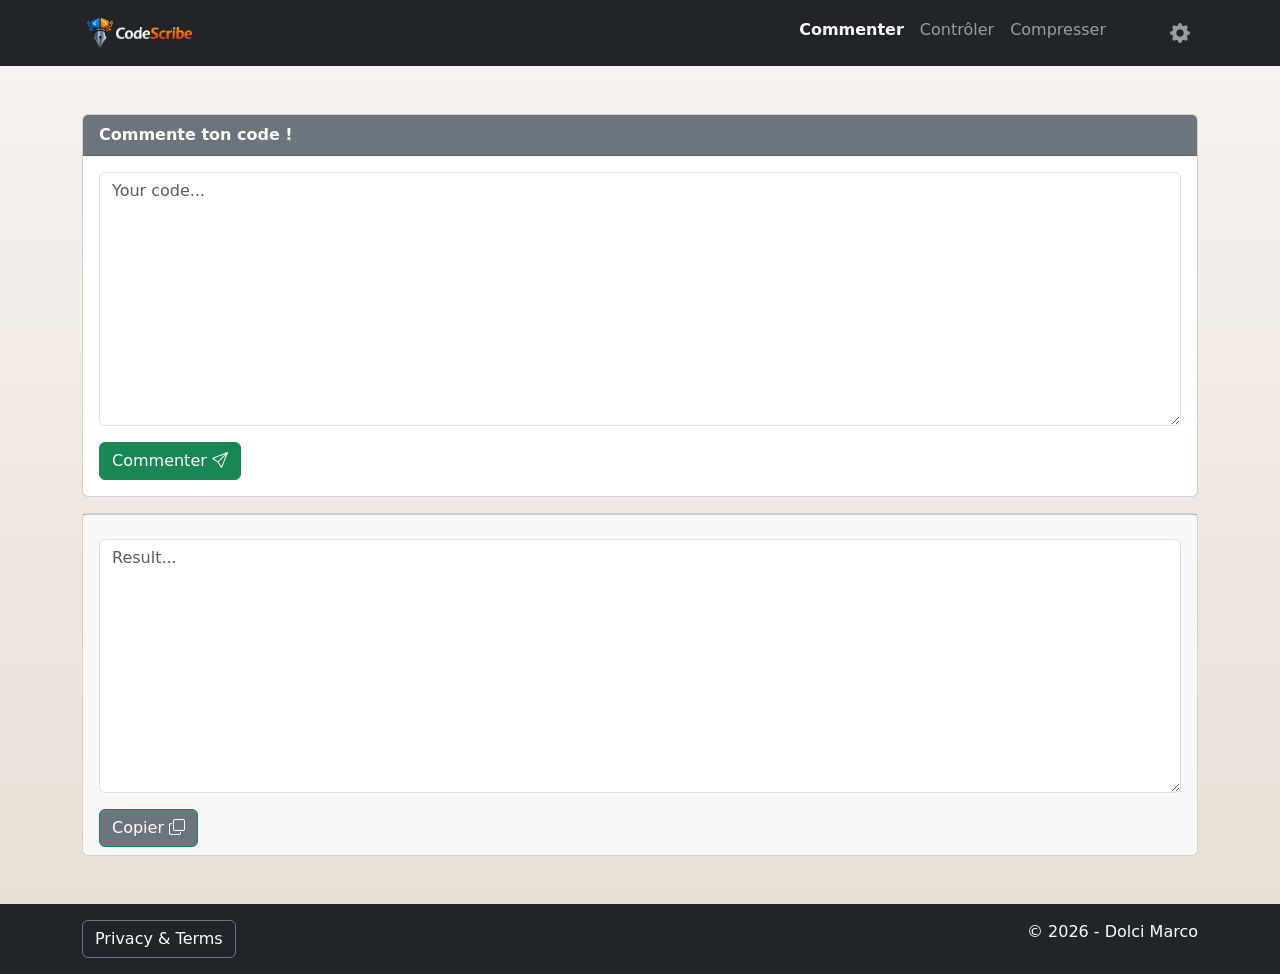
<file: index.html>
<!DOCTYPE html>
<html lang="fr">
<head>
    <meta charset="UTF-8">
    <meta name="viewport" content="width=device-width, initial-scale=1.0">
    <title>CodeScribe</title>
    <link rel="icon" type="image/png" href="img/mini_logo.png">
    <link
        href="https://cdn.jsdelivr.net/npm/bootstrap@5.3.8/dist/css/bootstrap.min.css"
        rel="stylesheet"
    >
    <link
        href="https://cdn.jsdelivr.net/npm/bootstrap-icons@1.11.3/font/bootstrap-icons.min.css"
        rel="stylesheet"
    >
    <link rel="stylesheet" href="css/style.css">
</head>
    <body class="d-flex flex-column min-vh-100"> <!-- d-flex pour display flex, flex-column pour une disposition en colonne, min-vh-100 pour une hauteur minimale de 100% de la fenêtre -->
        <main class="flex-grow-1 pb-5"> <!-- flex-grow-1 pour que le main prenne tout l'espace disponible entre la navbar et le footer -->
            <div class="container mt-5"> <!-- container pour une largeur limitée, mt-5 pour margin top -->
                <div class="card"> <!-- card pour une fenêtre avec bordure -->
                    <div class="card-header bg-secondary text-white d-flex justify-content-between align-items-center"> <!-- card-header pour l'en-tête de la fenêtre -->
                        <div>
                            <b>Commente ton code !</b>
                        </div>
                    </div>
                    <div class="card-body"> <!-- card-body pour le corps de la fenêtre -->
                        <textarea
                            class="form-control"
                            rows="10"
                            placeholder="Your code..."
                        ></textarea> <!-- form-control pour un champ de formulaire stylisé, rows pour le nombre de lignes, placeholder pour un texte d'indication -->
                                
                        <div class="d-flex justify-content-between align-items-center mt-2"> <!-- d-flex pour display flex, justify-content-between pour espacer les éléments, align-items-center pour aligner verticalement au centre, mt-2 pour margin top -->
                            <div class="text-end">
                                <button class="btn btn-success mt-2" type="submit"> Commenter <i class="bi bi-send"></i></button> <!-- btn-success pour un bouton vert, bi bi-send pour l'icône d'envoi, bi = bootstrap icons -->
                            </div>
                        </div>
                    </div>
                </div>
                <div class="card mt-3"> <!-- card pour une fenêtre avec bordure -->
                    <div class="card-footer text-muted"> <!-- card-footer pour le pied de page de la fenêtre, text-muted pour une écriture grise -->
                        <textarea
                            class="form-control mt-3"
                            rows="10"
                            placeholder="Result..."
                            readonly
                        ></textarea> <!-- form-control pour un champ de formulaire stylisé, rows pour le nombre de lignes, placeholder pour un texte d'indication -->
                                
                        <div class="d-flex justify-content-between align-items-center mt-2"> <!-- d-flex pour display flex, justify-content-between pour espacer les éléments, align-items-center pour aligner verticalement au centre, mt-2 pour margin top -->
                            <div class="text-end">
                                <button class="btn btn-success mt-2 bg-secondary" type="submit"> Copier <i class="bi bi-copy"></i></button> <!-- btn-success pour un bouton vert, bi bi-send pour l'icône d'envoi, bi = bootstrap icons -->
                            </div>
                        </div>
                    </div>
                </div> 
            </div>
        </main>
        <script src="js/layout.js"></script>
        <script src="https://cdn.jsdelivr.net/npm/bootstrap@5.3.8/dist/js/bootstrap.bundle.min.js"></script>
    </body>
</html>
</file>
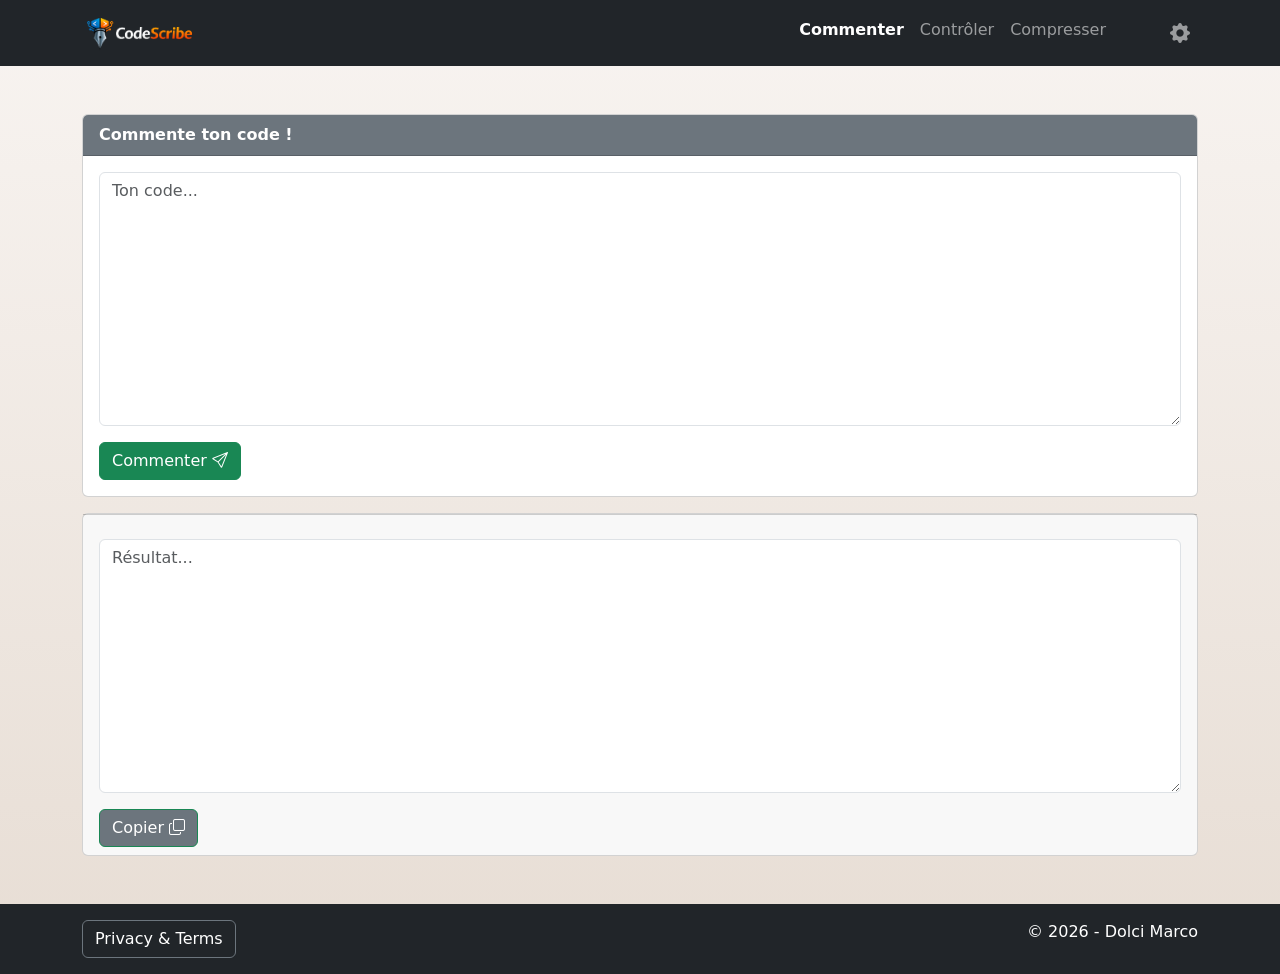
<file: frontend/index.html>
<!DOCTYPE html>
<html lang="fr">
<head>
    <meta charset="UTF-8">
    <meta name="viewport" content="width=device-width, initial-scale=1.0">
    <title>CodeScribe</title>
    <link rel="icon" type="image/png" href="img/mini_logo.png">
    <link
        href="https://cdn.jsdelivr.net/npm/bootstrap@5.3.8/dist/css/bootstrap.min.css"
        rel="stylesheet"
    >
    <link
        href="https://cdn.jsdelivr.net/npm/bootstrap-icons@1.11.3/font/bootstrap-icons.min.css"
        rel="stylesheet"
    >
    <link rel="stylesheet" href="css/style.css">
</head>
    <body class="d-flex flex-column min-vh-100"> <!-- d-flex pour display flex, flex-column pour une disposition en colonne, min-vh-100 pour une hauteur minimale de 100% de la fenêtre -->
        <main class="flex-grow-1 pb-5"> <!-- flex-grow-1 pour que le main prenne tout l'espace disponible entre la navbar et le footer -->
            <div class="container mt-5"> <!-- container pour une largeur limitée, mt-5 pour margin top -->
                <div class="card"> <!-- card pour une fenêtre avec bordure -->
                    <div class="card-header bg-secondary text-white d-flex justify-content-between align-items-center"> <!-- card-header pour l'en-tête de la fenêtre -->
                        <div>
                            <b>Commente ton code !</b>
                        </div>
                    </div>
                    <div class="card-body"> <!-- card-body pour le corps de la fenêtre -->
                        <textarea
                            id="code-input"
                            class="form-control"
                            rows="10"
                            placeholder="Ton code..."
                        ></textarea> <!-- form-control pour un champ de formulaire stylisé, rows pour le nombre de lignes, placeholder pour un texte d'indication -->
                                
                        <div class="d-flex justify-content-between align-items-center mt-2"> <!-- d-flex pour display flex, justify-content-between pour espacer les éléments, align-items-center pour aligner verticalement au centre, mt-2 pour margin top -->
                            <div class="text-end">
                                <button id="submit-btn" class="btn btn-success mt-2" type="submit"> Commenter <i class="bi bi-send"></i></button> <!-- btn-success pour un bouton vert, bi bi-send pour l'icône d'envoi, bi = bootstrap icons -->
                            </div>
                        </div>
                    </div>
                </div>
                <div class="card mt-3"> <!-- card pour une fenêtre avec bordure -->
                    <div class="card-footer text-muted"> <!-- card-footer pour le pied de page de la fenêtre, text-muted pour une écriture grise -->
                        <textarea
                            id="result-output"
                            class="form-control mt-3"
                            rows="10"
                            placeholder="Résultat..."
                            readonly
                        ></textarea> <!-- form-control pour un champ de formulaire stylisé, rows pour le nombre de lignes, placeholder pour un texte d'indication -->
                                
                        <div class="d-flex justify-content-between align-items-center mt-2"> <!-- d-flex pour display flex, justify-content-between pour espacer les éléments, align-items-center pour aligner verticalement au centre, mt-2 pour margin top -->
                            <div class="text-end">
                                <button id="copy-btn" class="btn btn-success mt-2 bg-secondary" type="button">
                                    Copier <i class="bi bi-copy"></i>
                                </button>
                            </div>
                        </div>
                    </div>
                </div> 
            </div>
        </main>
        <script src="js/layout.js"></script>
        <script src="https://cdn.jsdelivr.net/npm/bootstrap@5.3.8/dist/js/bootstrap.bundle.min.js"></script>
        <script src="js/api.js"></script>
        <script>
        document.getElementById("submit-btn").addEventListener("click", () => {
            callCodeScribe("comment");
        });
        document.getElementById("copy-btn").addEventListener("click", copyResult);
        </script>
    </body>
</html>
</file>
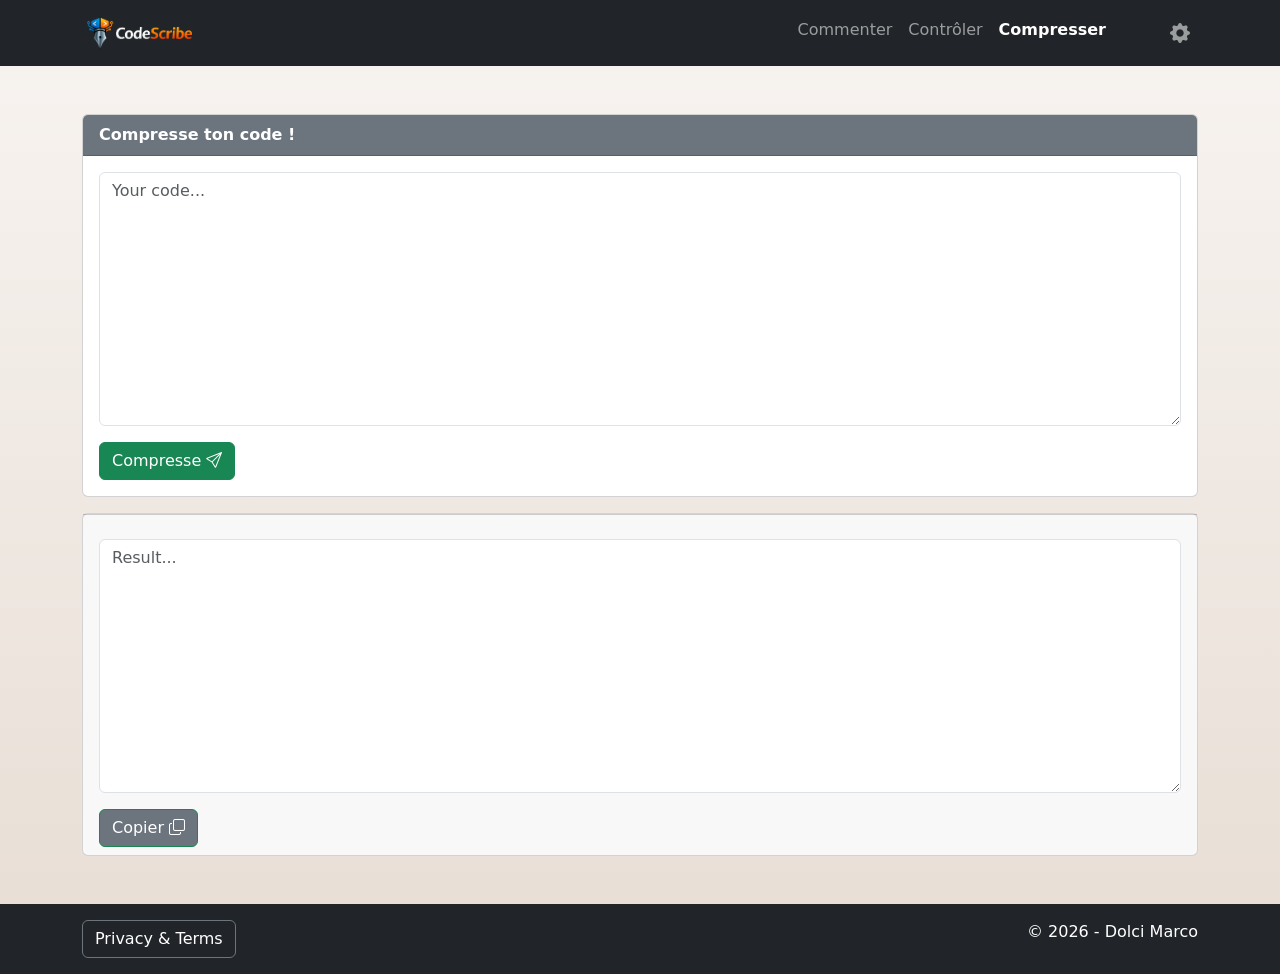
<file: compress.html>
<!DOCTYPE html>
<html lang="fr">
<head>
    <meta charset="UTF-8">
    <meta name="viewport" content="width=device-width, initial-scale=1.0">
    <title>CodeScribe</title>
    <link rel="icon" type="image/png" href="img/mini_logo.png">
    <link
        href="https://cdn.jsdelivr.net/npm/bootstrap@5.3.8/dist/css/bootstrap.min.css"
        rel="stylesheet"
    >
    <link
        href="https://cdn.jsdelivr.net/npm/bootstrap-icons@1.11.3/font/bootstrap-icons.min.css"
        rel="stylesheet"
    >
    <link rel="stylesheet" href="css/style.css">
</head>
    <body class="d-flex flex-column min-vh-100"> <!-- d-flex pour display flex, flex-column pour une disposition en colonne, min-vh-100 pour une hauteur minimale de 100% de la fenêtre -->
        <main class="flex-grow-1 pb-5"> <!-- flex-grow-1 pour que le main prenne tout l'espace disponible entre la navbar et le footer -->
            <div class="container mt-5"> <!-- container pour une largeur limitée, mt-5 pour margin top -->
                <div class="card"> <!-- card pour une fenêtre avec bordure -->
                    <div class="card-header bg-secondary text-white d-flex justify-content-between align-items-center"> <!-- card-header pour l'en-tête de la fenêtre -->
                        <div>
                            <b>Compresse ton code !</b>
                        </div>
                    </div>
                    <div class="card-body"> <!-- card-body pour le corps de la fenêtre -->
                        <textarea
                            class="form-control"
                            rows="10"
                            placeholder="Your code..."
                        ></textarea> <!-- form-control pour un champ de formulaire stylisé, rows pour le nombre de lignes, placeholder pour un texte d'indication -->
                                
                        <div class="d-flex justify-content-between align-items-center mt-2"> <!-- d-flex pour display flex, justify-content-between pour espacer les éléments, align-items-center pour aligner verticalement au centre, mt-2 pour margin top -->
                            <div class="text-end">
                                <button class="btn btn-success mt-2" type="submit"> Compresse <i class="bi bi-send"></i></button> <!-- btn-success pour un bouton vert, bi bi-send pour l'icône d'envoi, bi = bootstrap icons -->
                            </div>
                        </div>
                    </div>
                </div> 
                <div class="card mt-3"> <!-- card pour une fenêtre avec bordure -->
                    <div class="card-footer text-muted"> <!-- card-footer pour le pied de page de la fenêtre, text-muted pour une écriture grise -->
                        <textarea
                            class="form-control mt-3"
                            rows="10"
                            placeholder="Result..."
                            readonly
                        ></textarea> <!-- form-control pour un champ de formulaire stylisé, rows pour le nombre de lignes, placeholder pour un texte d'indication -->
                                
                        <div class="d-flex justify-content-between align-items-center mt-2"> <!-- d-flex pour display flex, justify-content-between pour espacer les éléments, align-items-center pour aligner verticalement au centre, mt-2 pour margin top -->
                            <div class="text-end">
                                <button class="btn btn-success mt-2 bg-secondary" type="submit"> Copier <i class="bi bi-copy"></i></button> <!-- btn-success pour un bouton vert, bi bi-send pour l'icône d'envoi, bi = bootstrap icons -->
                            </div>
                        </div>
                    </div>
                </div> 
            </div>
        </main>
        <script src="js/layout.js"></script>
        <script src="https://cdn.jsdelivr.net/npm/bootstrap@5.3.8/dist/js/bootstrap.bundle.min.js"></script>
    </body>
</html>
</file>
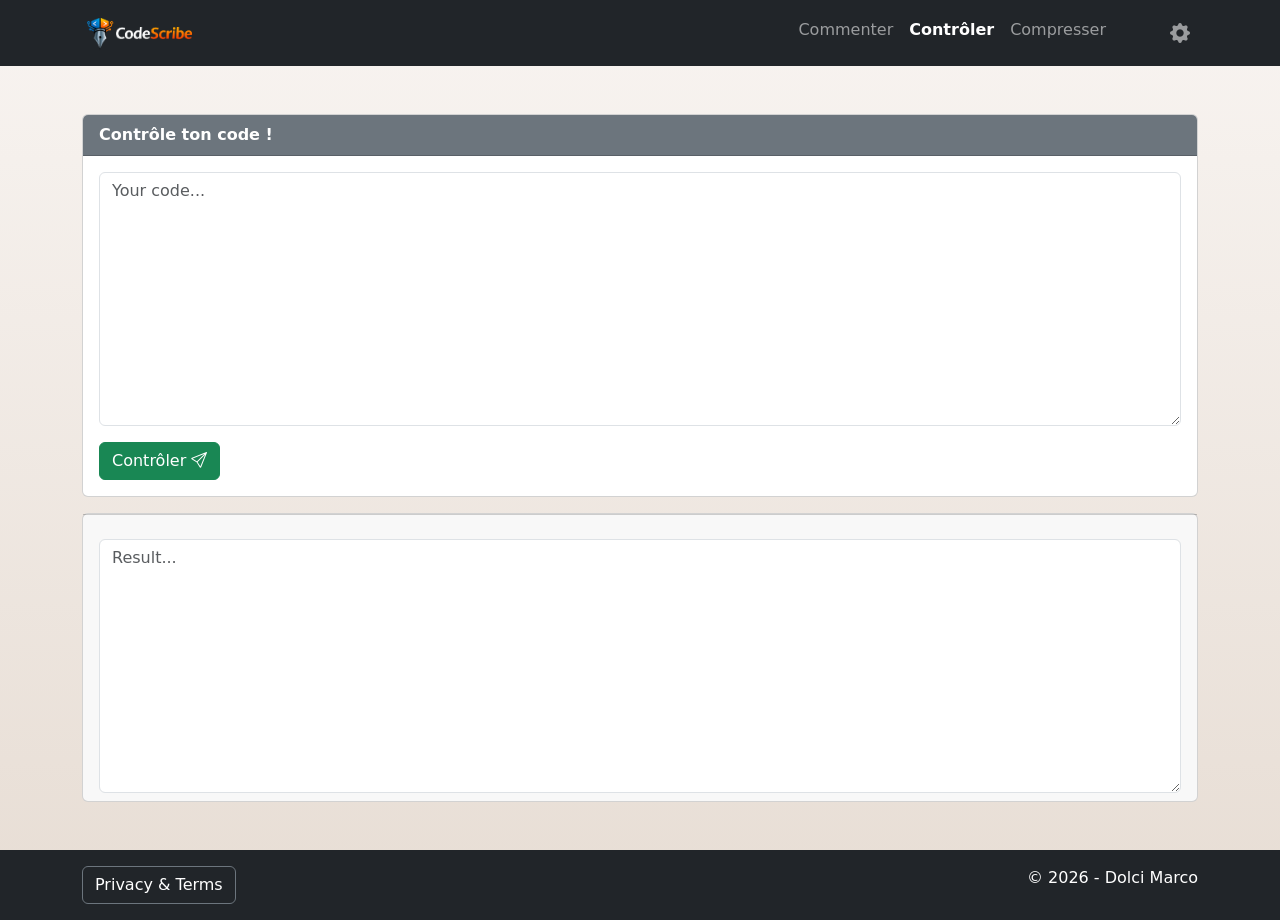
<file: control.html>
<!DOCTYPE html>
<html lang="fr">
<head>
    <meta charset="UTF-8">
    <meta name="viewport" content="width=device-width, initial-scale=1.0">
    <title>CodeScribe</title>
    <link rel="icon" type="image/png" href="img/mini_logo.png">
    <link
        href="https://cdn.jsdelivr.net/npm/bootstrap@5.3.8/dist/css/bootstrap.min.css"
        rel="stylesheet"
    >
    <link
        href="https://cdn.jsdelivr.net/npm/bootstrap-icons@1.11.3/font/bootstrap-icons.min.css"
        rel="stylesheet"
    >
    <link rel="stylesheet" href="css/style.css">
</head>
    <body class="d-flex flex-column min-vh-100"> <!-- d-flex pour display flex, flex-column pour une disposition en colonne, min-vh-100 pour une hauteur minimale de 100% de la fenêtre -->
        <main class="flex-grow-1 pb-5"> <!-- flex-grow-1 pour que le main prenne tout l'espace disponible entre la navbar et le footer -->
            <div class="container mt-5"> <!-- container pour une largeur limitée, mt-5 pour margin top -->
                <div class="card"> <!-- card pour une fenêtre avec bordure -->
                    <div class="card-header bg-secondary text-white d-flex justify-content-between align-items-center"> <!-- card-header pour l'en-tête de la fenêtre -->
                        <div>
                            <b>Contrôle ton code !</b>
                        </div>
                    </div>
                    <div class="card-body"> <!-- card-body pour le corps de la fenêtre -->
                        <textarea
                            class="form-control"
                            rows="10"
                            placeholder="Your code..."
                        ></textarea> <!-- form-control pour un champ de formulaire stylisé, rows pour le nombre de lignes, placeholder pour un texte d'indication -->
                                
                        <div class="d-flex justify-content-between align-items-center mt-2"> <!-- d-flex pour display flex, justify-content-between pour espacer les éléments, align-items-center pour aligner verticalement au centre, mt-2 pour margin top -->
                            <div class="text-end">
                                <button class="btn btn-success mt-2" type="submit"> Contrôler <i class="bi bi-send"></i></button> <!-- btn-success pour un bouton vert, bi bi-send pour l'icône d'envoi, bi = bootstrap icons -->
                            </div>
                        </div>
                    </div>
                </div> 
                <div class="card mt-3"> <!-- card pour une fenêtre avec bordure -->
                    <div class="card-footer text-muted"> <!-- card-footer pour le pied de page de la fenêtre, text-muted pour une écriture grise -->
                        <textarea
                            class="form-control mt-3"
                            rows="10"
                            placeholder="Result..."
                            readonly
                        ></textarea> <!-- form-control pour un champ de formulaire stylisé, rows pour le nombre de lignes, placeholder pour un texte d'indication -->
                    </div>
                </div> 
            </div>
        </main>
        <script src="js/layout.js"></script>
        <script src="https://cdn.jsdelivr.net/npm/bootstrap@5.3.8/dist/js/bootstrap.bundle.min.js"></script>
    </body>
</html>
</file>
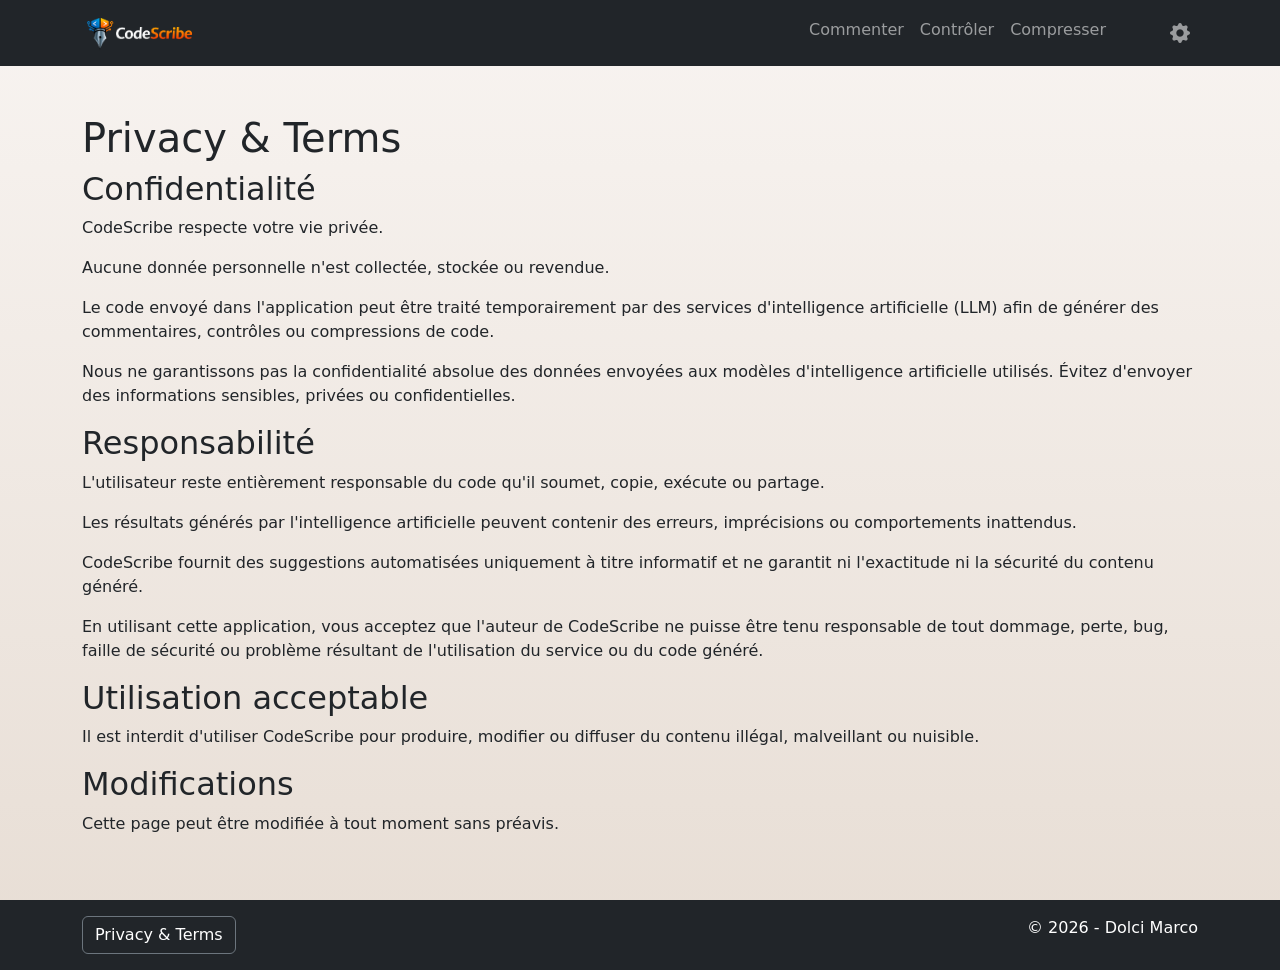
<file: privacy.html>
<!DOCTYPE html>
<html lang="fr">
<head>
    <meta charset="UTF-8">
    <meta name="viewport" content="width=device-width, initial-scale=1.0">
    <title>CodeScribe</title>
    <link rel="icon" type="image/png" href="img/mini_logo.png">
    <link
        href="https://cdn.jsdelivr.net/npm/bootstrap@5.3.8/dist/css/bootstrap.min.css"
        rel="stylesheet"
    >
    <link
        href="https://cdn.jsdelivr.net/npm/bootstrap-icons@1.11.3/font/bootstrap-icons.min.css"
        rel="stylesheet"
    >
    <link rel="stylesheet" href="css/style.css">
</head>
    <body class="d-flex flex-column min-vh-100"> <!-- d-flex pour display flex, flex-column pour une disposition en colonne, min-vh-100 pour une hauteur minimale de 100% de la fenêtre -->
        <main class="flex-grow-1 pb-5"> <!-- flex-grow-1 pour que le main prenne tout l'espace disponible entre la navbar et le footer -->
            <div class="container mt-5"> <!-- container pour une largeur limitée, mt-5 pour margin top -->
                <h1>Privacy & Terms</h1>
                <h2>Confidentialité</h2>
                <p>
                    CodeScribe respecte votre vie privée.
                </p>
                <p>
                    Aucune donnée personnelle n'est collectée, stockée ou revendue.
                </p>
                <p>
                    Le code envoyé dans l'application peut être traité temporairement
                    par des services d'intelligence artificielle (LLM) afin de générer
                    des commentaires, contrôles ou compressions de code.
                </p>
                <p>
                    Nous ne garantissons pas la confidentialité absolue des données
                    envoyées aux modèles d'intelligence artificielle utilisés.
                    Évitez d'envoyer des informations sensibles, privées ou confidentielles.
                </p>
                <h2>Responsabilité</h2>
                <p>
                    L'utilisateur reste entièrement responsable du code qu'il soumet,
                    copie, exécute ou partage.
                </p>
                <p>
                    Les résultats générés par l'intelligence artificielle peuvent contenir
                    des erreurs, imprécisions ou comportements inattendus.
                </p>
                <p>
                    CodeScribe fournit des suggestions automatisées uniquement à titre
                    informatif et ne garantit ni l'exactitude ni la sécurité du contenu généré.
                </p>
                <p>
                    En utilisant cette application, vous acceptez que l'auteur de CodeScribe
                    ne puisse être tenu responsable de tout dommage, perte, bug,
                    faille de sécurité ou problème résultant de l'utilisation du service
                    ou du code généré.
                </p>
                <h2>Utilisation acceptable</h2>
                <p>
                    Il est interdit d'utiliser CodeScribe pour produire, modifier ou diffuser
                    du contenu illégal, malveillant ou nuisible.
                </p>
                <h2>Modifications</h2>
                <p>
                    Cette page peut être modifiée à tout moment sans préavis.
                </p>
            </div>
        </main>
        <script src="js/layout.js"></script>
        <script src="https://cdn.jsdelivr.net/npm/bootstrap@5.3.8/dist/js/bootstrap.bundle.min.js"></script>
    </body>
</html>
</file>
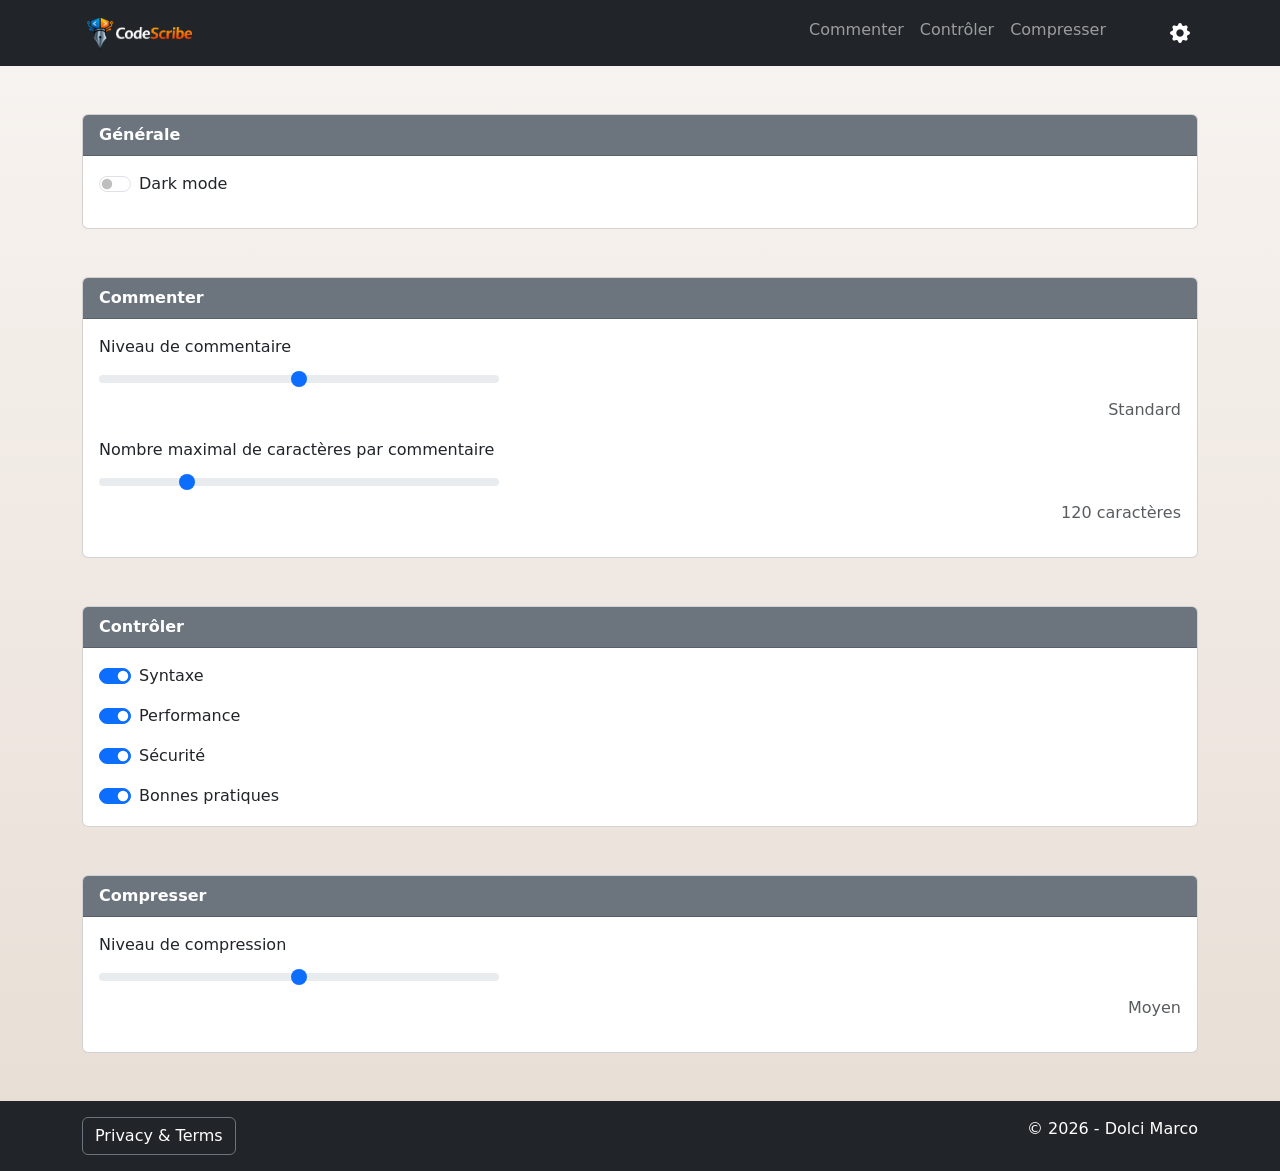
<file: settings.html>
<!DOCTYPE html>
<html lang="fr">
<head>
    <meta charset="UTF-8">
    <meta name="viewport" content="width=device-width, initial-scale=1.0">
    <title>CodeScribe</title>
    <link rel="icon" type="image/png" href="img/mini_logo.png">
    <link
        href="https://cdn.jsdelivr.net/npm/bootstrap@5.3.8/dist/css/bootstrap.min.css"
        rel="stylesheet"
    >
    <link
        href="https://cdn.jsdelivr.net/npm/bootstrap-icons@1.11.3/font/bootstrap-icons.min.css"
        rel="stylesheet"
    >
    <link rel="stylesheet" href="css/style.css">
</head>
    <body class="d-flex flex-column min-vh-100"> <!-- d-flex pour display flex, flex-column pour une disposition en colonne, min-vh-100 pour une hauteur minimale de 100% de la fenêtre -->
        <main class="flex-grow-1 pb-5"> <!-- flex-grow-1 pour que le main prenne tout l'espace disponible entre la navbar et le footer -->
            <div class="container mt-5"> <!-- container pour une largeur limitée, mt-5 pour margin top -->
                <div class="card"> <!-- card pour une fenêtre avec bordure -->
                    <div class="card-header bg-secondary text-white d-flex justify-content-between align-items-center"> <!-- card-header pour l'en-tête de la fenêtre -->
                        <div>
                            <b>Générale</b>
                        </div>
                    </div>
                    <div class="card-body"> <!-- card-body pour le corps de la fenêtre -->
                        <div class="form-check form-switch mb-3">
                            <input
                                class="form-check-input setting-toggle"
                                type="checkbox"
                                id="darkModeToggle"
                            >
                            <label class="form-check-label" for="darkModeToggle">
                                Dark mode
                            </label>
                        </div>
                    </div>
                </div> 
            </div>
            
            <div class="container mt-5"> <!-- container pour une largeur limitée, mt-5 pour margin top -->
                <div class="card"> <!-- card pour une fenêtre avec bordure -->
                    <div class="card-header bg-secondary text-white d-flex justify-content-between align-items-center"> <!-- card-header pour l'en-tête de la fenêtre -->
                        <div>
                            <b>Commenter</b>
                        </div>
                    </div>
                    <div class="card-body"> <!-- card-body pour le corps de la fenêtre -->
                        <div class="mb-3">  
                            <label class="form-label">
                                Niveau de commentaire
                            </label>
                            <div style="max-width: 400px;">
                                <input
                                    type="range"
                                    class="form-range"
                                    min="1"
                                    max="3"
                                    value="2"
                                    id="commentLevel"
                                    oninput="updateCommentLabel(this.value)"
                                >
                            </div>
                            <div class="text-end text-muted">
                                <span id="commentLevelValue">Standard</span>
                            </div>
                        </div>

                        <div class="mb-3">
                            <label class="form-label">
                                Nombre maximal de caractères par commentaire
                            </label>
                            <div style="max-width: 400px;">
                                <input
                                    type="range"
                                    class="form-range"
                                    min="20"
                                    max="500"
                                    value="120"
                                    id="commentSize"
                                    oninput="commentSizeValue.innerText = this.value"
                                    id="commentSize"
                                >
                            </div>
                            <div class="text-end text-muted">
                                <span id="commentSizeValue">120</span> caractères
                            </div>
                        </div>
                    </div>
                </div> 
            </div>
            <div class="container mt-5"> <!-- container pour une largeur limitée, mt-5 pour margin top -->
                <div class="card"> <!-- card pour une fenêtre avec bordure -->
                    <div class="card-header bg-secondary text-white d-flex justify-content-between align-items-center"> <!-- card-header pour l'en-tête de la fenêtre -->
                        <div>
                            <b>Contrôler</b>
                        </div>
                    </div>
                    <div class="card-body"> <!-- card-body pour le corps de la fenêtre -->
                        <div class="form-check form-switch mb-3">
                            <input
                                class="form-check-input setting-toggle"
                                type="checkbox"
                                id="checkSyntax"
                                checked
                            >
                            <label class="form-check-label" for="checkSyntax">
                                Syntaxe
                            </label>
                        </div>

                        <div class="form-check form-switch mb-3">
                            <input
                                class="form-check-input setting-toggle"
                                type="checkbox"
                                id="checkPerformance"
                                checked
                            >
                            <label class="form-check-label" for="checkPerformance">
                                Performance
                            </label>
                        </div>

                        <div class="form-check form-switch mb-3">
                            <input
                                class="form-check-input setting-toggle"
                                type="checkbox"
                                id="checkSecurity"
                                checked
                            >
                            <label class="form-check-label" for="checkSecurity">
                                Sécurité
                            </label>
                        </div>

                        <div class="form-check form-switch">
                            <input
                                class="form-check-input setting-toggle"
                                type="checkbox"
                                id="checkBestPractices"
                                checked
                            >
                            <label class="form-check-label" for="checkBestPractices">
                                Bonnes pratiques
                            </label>
                        </div>
                    </div>
                </div> 
            </div>
            <div class="container mt-5"> <!-- container pour une largeur limitée, mt-5 pour margin top -->
                <div class="card"> <!-- card pour une fenêtre avec bordure -->
                    <div class="card-header bg-secondary text-white d-flex justify-content-between align-items-center"> <!-- card-header pour l'en-tête de la fenêtre -->
                        <div>
                            <b>Compresser</b>
                        </div>
                    </div>
                    <div class="card-body"> <!-- card-body pour le corps de la fenêtre -->
                        <div class="mb-3">
                            <label class="form-label">
                                Niveau de compression
                            </label>
                            <div style="max-width: 400px;">
                                <input
                                    type="range"
                                    class="form-range"
                                    min="1"
                                    max="3"
                                    value="2"
                                    id="compressionLevel"
                                    oninput="updateCompressionLabel(this.value)"
                                >
                            </div>
                            <div class="text-end text-muted">
                                <span id="compressionLevelValue">Moyen</span>
                            </div>
                        </div>
                    </div>
                </div> 
            </div>
        </main>
        <script src="js/layout.js"></script>
        <script src="js/settings.js"></script>
        <script src="https://cdn.jsdelivr.net/npm/bootstrap@5.3.8/dist/js/bootstrap.bundle.min.js"></script>
    </body>
</html>
</file>
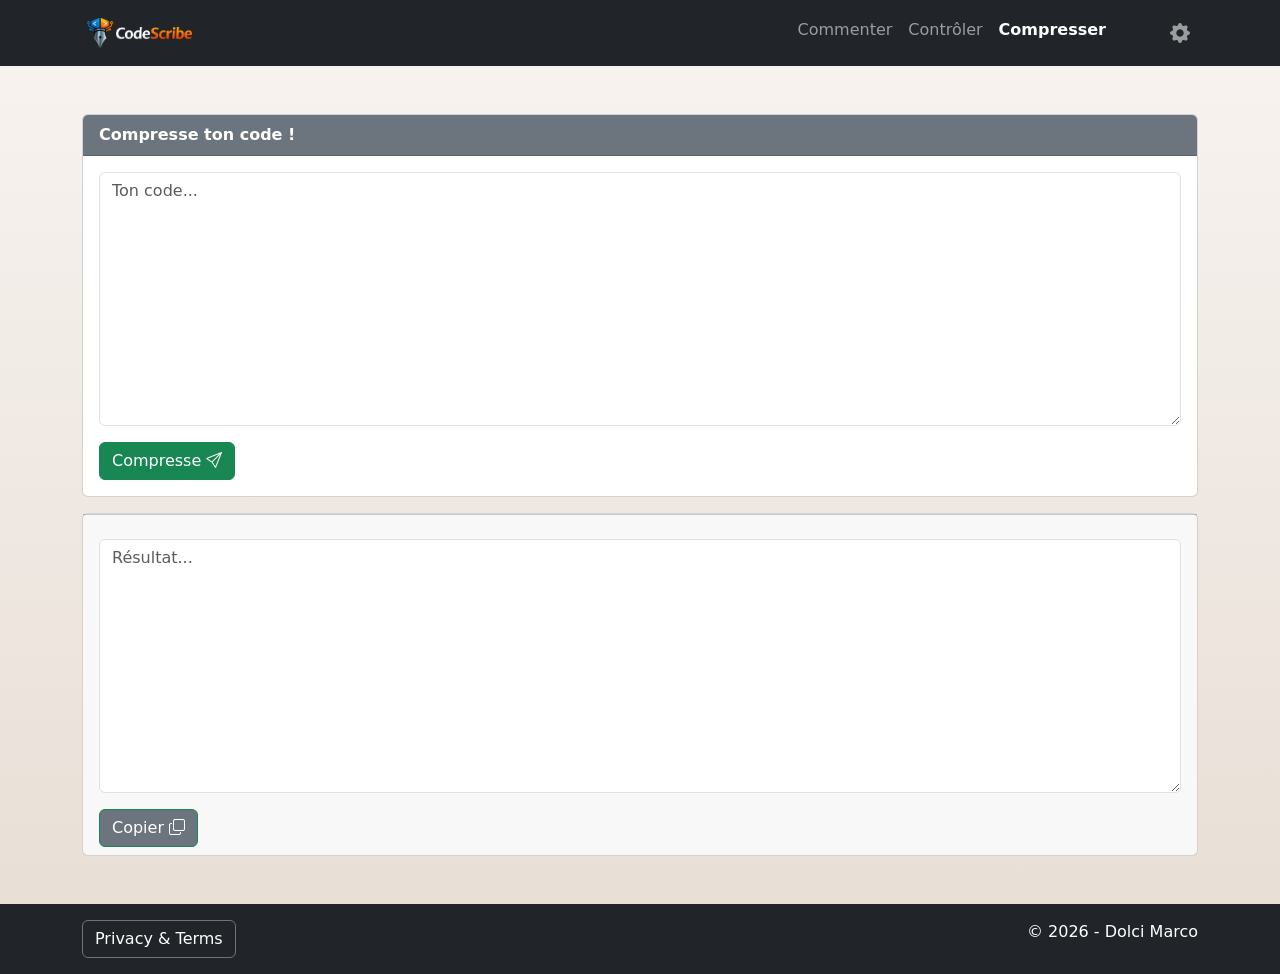
<file: frontend/compress.html>
<!DOCTYPE html>
<html lang="fr">
<head>
    <meta charset="UTF-8">
    <meta name="viewport" content="width=device-width, initial-scale=1.0">
    <title>CodeScribe</title>
    <link rel="icon" type="image/png" href="img/mini_logo.png">
    <link
        href="https://cdn.jsdelivr.net/npm/bootstrap@5.3.8/dist/css/bootstrap.min.css"
        rel="stylesheet"
    >
    <link
        href="https://cdn.jsdelivr.net/npm/bootstrap-icons@1.11.3/font/bootstrap-icons.min.css"
        rel="stylesheet"
    >
    <link rel="stylesheet" href="css/style.css">
</head>
    <body class="d-flex flex-column min-vh-100"> <!-- d-flex pour display flex, flex-column pour une disposition en colonne, min-vh-100 pour une hauteur minimale de 100% de la fenêtre -->
        <main class="flex-grow-1 pb-5"> <!-- flex-grow-1 pour que le main prenne tout l'espace disponible entre la navbar et le footer -->
            <div class="container mt-5"> <!-- container pour une largeur limitée, mt-5 pour margin top -->
                <div class="card"> <!-- card pour une fenêtre avec bordure -->
                    <div class="card-header bg-secondary text-white d-flex justify-content-between align-items-center"> <!-- card-header pour l'en-tête de la fenêtre -->
                        <div>
                            <b>Compresse ton code !</b>
                        </div>
                    </div>
                    <div class="card-body"> <!-- card-body pour le corps de la fenêtre -->
                        <textarea
                            id="code-input"
                            class="form-control"
                            rows="10"
                            placeholder="Ton code..."
                        ></textarea> <!-- form-control pour un champ de formulaire stylisé, rows pour le nombre de lignes, placeholder pour un texte d'indication -->
                                
                        <div class="d-flex justify-content-between align-items-center mt-2"> <!-- d-flex pour display flex, justify-content-between pour espacer les éléments, align-items-center pour aligner verticalement au centre, mt-2 pour margin top -->
                            <div class="text-end">
                                <button id="submit-btn" class="btn btn-success mt-2" type="submit"> Compresse <i class="bi bi-send"></i></button> <!-- btn-success pour un bouton vert, bi bi-send pour l'icône d'envoi, bi = bootstrap icons -->
                            </div>
                        </div>
                    </div>
                </div> 
                <div class="card mt-3"> <!-- card pour une fenêtre avec bordure -->
                    <div class="card-footer text-muted"> <!-- card-footer pour le pied de page de la fenêtre, text-muted pour une écriture grise -->
                        <textarea
                            id="result-output"
                            class="form-control mt-3"
                            rows="10"
                            placeholder="Résultat..."
                            readonly
                        ></textarea> <!-- form-control pour un champ de formulaire stylisé, rows pour le nombre de lignes, placeholder pour un texte d'indication -->
                                
                        <div class="d-flex justify-content-between align-items-center mt-2"> <!-- d-flex pour display flex, justify-content-between pour espacer les éléments, align-items-center pour aligner verticalement au centre, mt-2 pour margin top -->
                            <div class="text-end">
                                <button id="copy-btn" class="btn btn-success mt-2 bg-secondary" type="button">
                                    Copier <i class="bi bi-copy"></i>
                                </button>
                            </div>
                        </div>
                    </div>
                </div> 
            </div>
        </main>
        <script src="js/layout.js"></script>
        <script src="https://cdn.jsdelivr.net/npm/bootstrap@5.3.8/dist/js/bootstrap.bundle.min.js"></script>
        <script src="js/api.js"></script>
        <script>
        document.getElementById("submit-btn").addEventListener("click", () => {
            callCodeScribe("compress");
        });
        document.getElementById("copy-btn").addEventListener("click", copyResult);
        </script>
    </body>
</html>
</file>
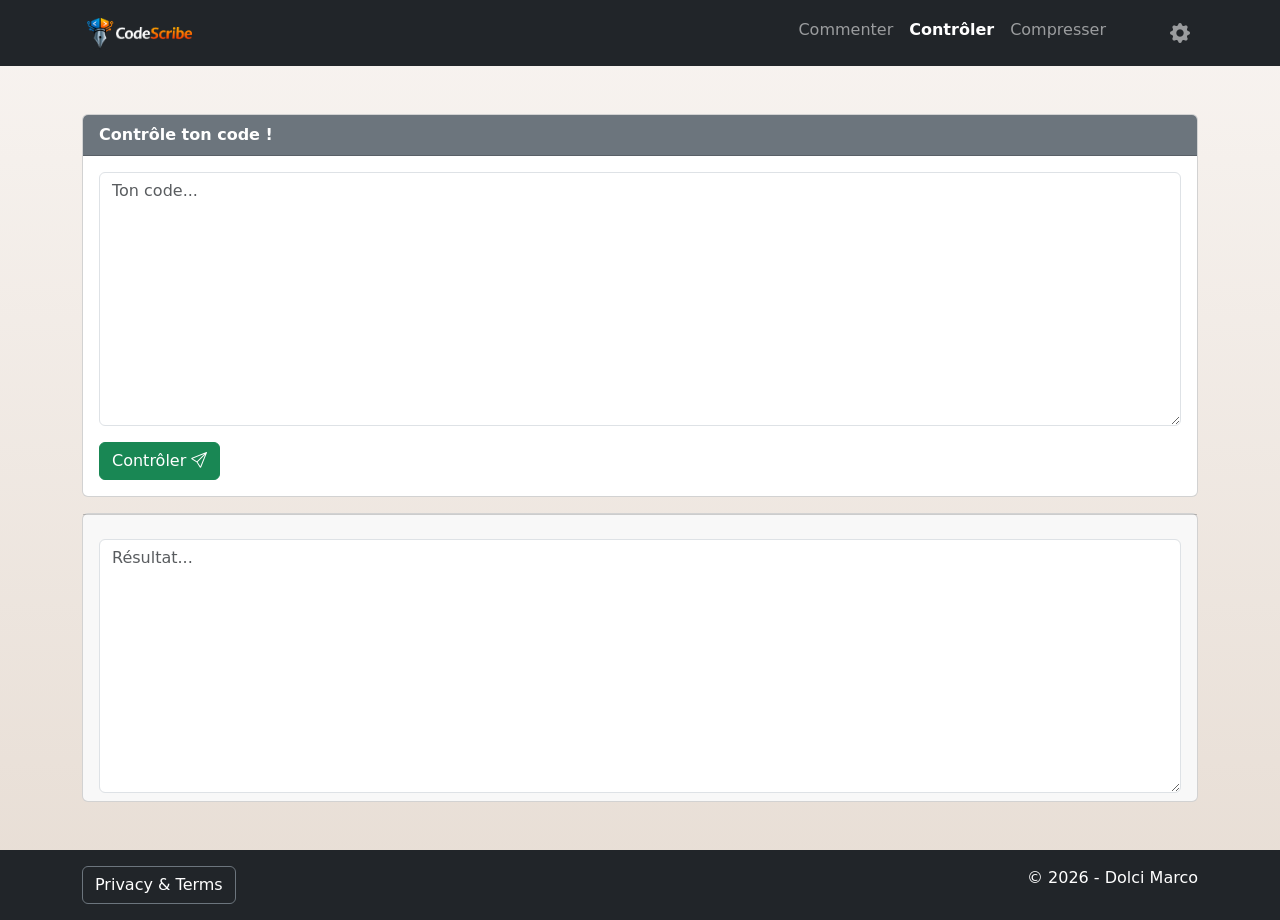
<file: frontend/control.html>
<!DOCTYPE html>
<html lang="fr">
<head>
    <meta charset="UTF-8">
    <meta name="viewport" content="width=device-width, initial-scale=1.0">
    <title>CodeScribe</title>
    <link rel="icon" type="image/png" href="img/mini_logo.png">
    <link
        href="https://cdn.jsdelivr.net/npm/bootstrap@5.3.8/dist/css/bootstrap.min.css"
        rel="stylesheet"
    >
    <link
        href="https://cdn.jsdelivr.net/npm/bootstrap-icons@1.11.3/font/bootstrap-icons.min.css"
        rel="stylesheet"
    >
    <link rel="stylesheet" href="css/style.css">
</head>
    <body class="d-flex flex-column min-vh-100"> <!-- d-flex pour display flex, flex-column pour une disposition en colonne, min-vh-100 pour une hauteur minimale de 100% de la fenêtre -->
        <main class="flex-grow-1 pb-5"> <!-- flex-grow-1 pour que le main prenne tout l'espace disponible entre la navbar et le footer -->
            <div class="container mt-5"> <!-- container pour une largeur limitée, mt-5 pour margin top -->
                <div class="card"> <!-- card pour une fenêtre avec bordure -->
                    <div class="card-header bg-secondary text-white d-flex justify-content-between align-items-center"> <!-- card-header pour l'en-tête de la fenêtre -->
                        <div>
                            <b>Contrôle ton code !</b>
                        </div>
                    </div>
                    <div class="card-body"> <!-- card-body pour le corps de la fenêtre -->
                        <textarea
                            id="code-input"
                            class="form-control"
                            rows="10"
                            placeholder="Ton code..."
                        ></textarea> <!-- form-control pour un champ de formulaire stylisé, rows pour le nombre de lignes, placeholder pour un texte d'indication -->
                                
                        <div class="d-flex justify-content-between align-items-center mt-2"> <!-- d-flex pour display flex, justify-content-between pour espacer les éléments, align-items-center pour aligner verticalement au centre, mt-2 pour margin top -->
                            <div class="text-end">
                                <button id="submit-btn" class="btn btn-success mt-2" type="submit"> Contrôler <i class="bi bi-send"></i></button> <!-- btn-success pour un bouton vert, bi bi-send pour l'icône d'envoi, bi = bootstrap icons -->
                            </div>
                        </div>
                    </div>
                </div> 
                <div class="card mt-3"> <!-- card pour une fenêtre avec bordure -->
                    <div class="card-footer text-muted"> <!-- card-footer pour le pied de page de la fenêtre, text-muted pour une écriture grise -->
                        <textarea
                            id="result-output"
                            class="form-control mt-3"
                            rows="10"
                            placeholder="Résultat..."
                            readonly
                        ></textarea> <!-- form-control pour un champ de formulaire stylisé, rows pour le nombre de lignes, placeholder pour un texte d'indication -->
                    </div>
                </div> 
            </div>
        </main>
        <script src="js/layout.js"></script>
        <script src="https://cdn.jsdelivr.net/npm/bootstrap@5.3.8/dist/js/bootstrap.bundle.min.js"></script>
        <script src="js/api.js"></script>
        <script>
        document.getElementById("submit-btn").addEventListener("click", () => {
            callCodeScribe("control");
        });
        </script>
    </body>
</html>
</file>
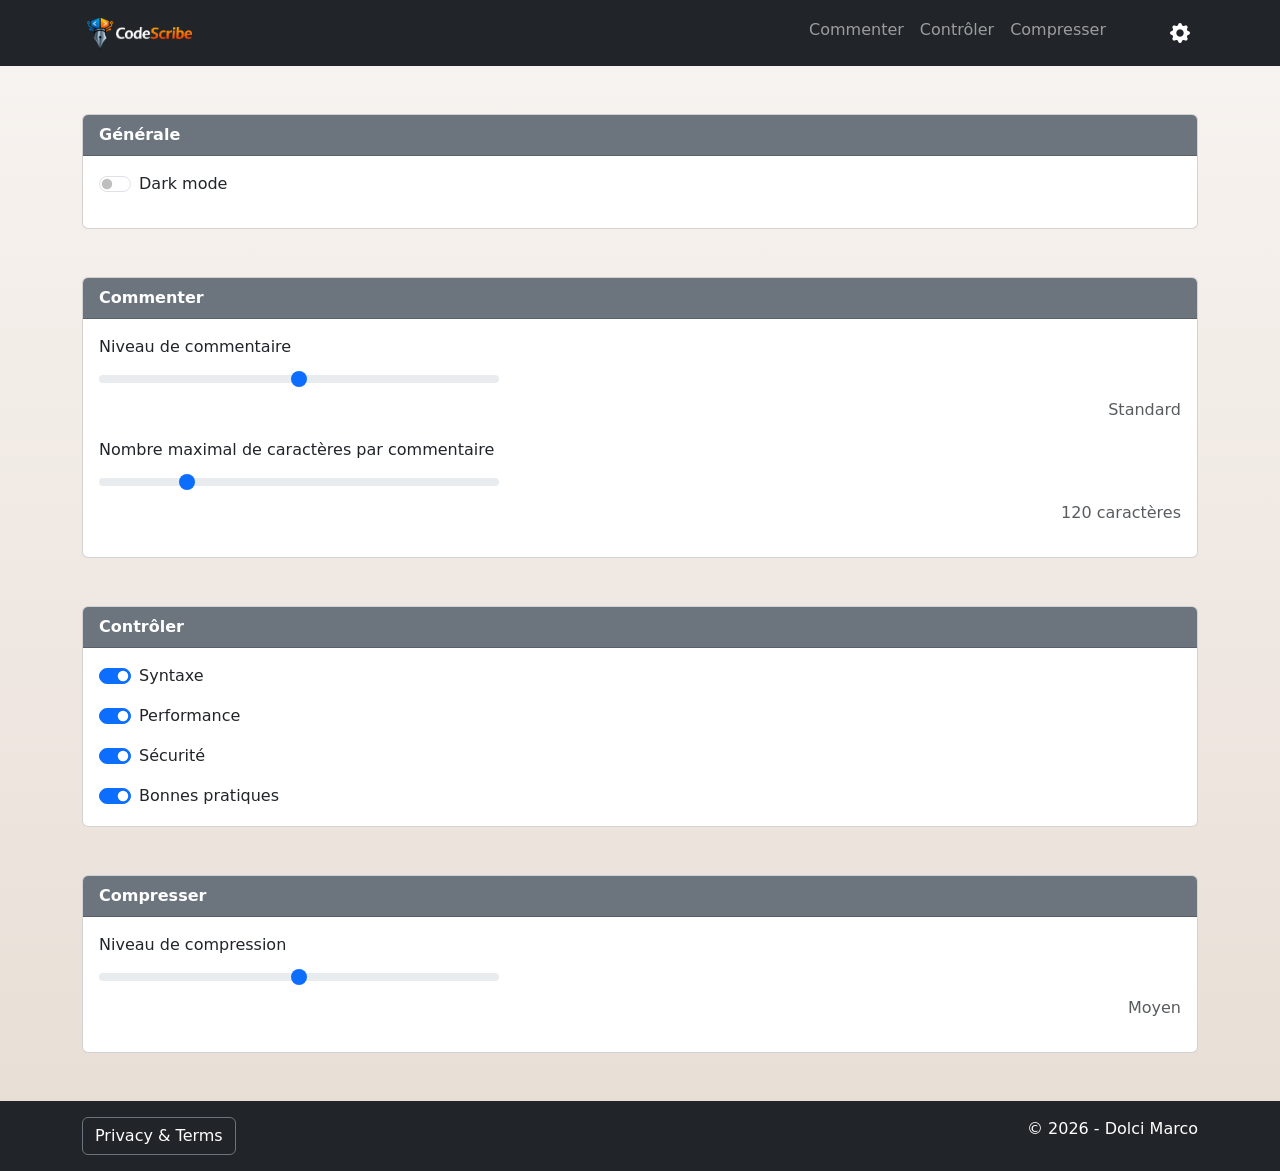
<file: frontend/settings.html>
<!DOCTYPE html>
<html lang="fr">
<head>
    <meta charset="UTF-8">
    <meta name="viewport" content="width=device-width, initial-scale=1.0">
    <title>CodeScribe</title>
    <link rel="icon" type="image/png" href="img/mini_logo.png">
    <link
        href="https://cdn.jsdelivr.net/npm/bootstrap@5.3.8/dist/css/bootstrap.min.css"
        rel="stylesheet"
    >
    <link
        href="https://cdn.jsdelivr.net/npm/bootstrap-icons@1.11.3/font/bootstrap-icons.min.css"
        rel="stylesheet"
    >
    <link rel="stylesheet" href="css/style.css">
</head>
    <body class="d-flex flex-column min-vh-100"> <!-- d-flex pour display flex, flex-column pour une disposition en colonne, min-vh-100 pour une hauteur minimale de 100% de la fenêtre -->
        <main class="flex-grow-1 pb-5"> <!-- flex-grow-1 pour que le main prenne tout l'espace disponible entre la navbar et le footer -->
            <div class="container mt-5"> <!-- container pour une largeur limitée, mt-5 pour margin top -->
                <div class="card"> <!-- card pour une fenêtre avec bordure -->
                    <div class="card-header bg-secondary text-white d-flex justify-content-between align-items-center"> <!-- card-header pour l'en-tête de la fenêtre -->
                        <div>
                            <b>Générale</b>
                        </div>
                    </div>
                    <div class="card-body"> <!-- card-body pour le corps de la fenêtre -->
                        <div class="form-check form-switch mb-3">
                            <input
                                class="form-check-input setting-toggle"
                                type="checkbox"
                                id="darkModeToggle"
                            >
                            <label class="form-check-label" for="darkModeToggle">
                                Dark mode
                            </label>
                        </div>
                    </div>
                </div> 
            </div>
            
            <div class="container mt-5"> <!-- container pour une largeur limitée, mt-5 pour margin top -->
                <div class="card"> <!-- card pour une fenêtre avec bordure -->
                    <div class="card-header bg-secondary text-white d-flex justify-content-between align-items-center"> <!-- card-header pour l'en-tête de la fenêtre -->
                        <div>
                            <b>Commenter</b>
                        </div>
                    </div>
                    <div class="card-body"> <!-- card-body pour le corps de la fenêtre -->
                        <div class="mb-3">  
                            <label class="form-label">
                                Niveau de commentaire
                            </label>
                            <div style="max-width: 400px;">
                                <input
                                    type="range"
                                    class="form-range"
                                    min="1"
                                    max="3"
                                    value="2"
                                    id="commentLevel"
                                    oninput="updateCommentLabel(this.value); localStorage.setItem('commentLevel', this.value)"
                                >
                            </div>
                            <div class="text-end text-muted">
                                <span id="commentLevelValue">Standard</span>
                            </div>
                        </div>

                        <div class="mb-3">
                            <label class="form-label">
                                Nombre maximal de caractères par commentaire
                            </label>
                            <div style="max-width: 400px;">
                                <input
                                    type="range"
                                    class="form-range"
                                    min="20"
                                    max="500"
                                    value="120"
                                    id="commentSize"
                                    oninput="commentSizeValue.innerText = this.value; localStorage.setItem('commentSize', this.value)"
                                >
                            </div>
                            <div class="text-end text-muted">
                                <span id="commentSizeValue">120</span> caractères
                            </div>
                        </div>
                    </div>
                </div> 
            </div>
            <div class="container mt-5"> <!-- container pour une largeur limitée, mt-5 pour margin top -->
                <div class="card"> <!-- card pour une fenêtre avec bordure -->
                    <div class="card-header bg-secondary text-white d-flex justify-content-between align-items-center"> <!-- card-header pour l'en-tête de la fenêtre -->
                        <div>
                            <b>Contrôler</b>
                        </div>
                    </div>
                    <div class="card-body"> <!-- card-body pour le corps de la fenêtre -->
                        <div class="form-check form-switch mb-3">
                            <input
                                class="form-check-input setting-toggle"
                                type="checkbox"
                                id="checkSyntax"
                                checked
                            >
                            <label class="form-check-label" for="checkSyntax">
                                Syntaxe
                            </label>
                        </div>

                        <div class="form-check form-switch mb-3">
                            <input
                                class="form-check-input setting-toggle"
                                type="checkbox"
                                id="checkPerformance"
                                checked
                            >
                            <label class="form-check-label" for="checkPerformance">
                                Performance
                            </label>
                        </div>

                        <div class="form-check form-switch mb-3">
                            <input
                                class="form-check-input setting-toggle"
                                type="checkbox"
                                id="checkSecurity"
                                checked
                            >
                            <label class="form-check-label" for="checkSecurity">
                                Sécurité
                            </label>
                        </div>

                        <div class="form-check form-switch">
                            <input
                                class="form-check-input setting-toggle"
                                type="checkbox"
                                id="checkBestPractices"
                                checked
                            >
                            <label class="form-check-label" for="checkBestPractices">
                                Bonnes pratiques
                            </label>
                        </div>
                    </div>
                </div> 
            </div>
            <div class="container mt-5"> <!-- container pour une largeur limitée, mt-5 pour margin top -->
                <div class="card"> <!-- card pour une fenêtre avec bordure -->
                    <div class="card-header bg-secondary text-white d-flex justify-content-between align-items-center"> <!-- card-header pour l'en-tête de la fenêtre -->
                        <div>
                            <b>Compresser</b>
                        </div>
                    </div>
                    <div class="card-body"> <!-- card-body pour le corps de la fenêtre -->
                        <div class="mb-3">
                            <label class="form-label">
                                Niveau de compression
                            </label>
                            <div style="max-width: 400px;">
                                <input
                                    type="range"
                                    class="form-range"
                                    min="1"
                                    max="3"
                                    value="2"
                                    id="compressionLevel"
                                    oninput="updateCompressionLabel(this.value)"
                                >
                            </div>
                            <div class="text-end text-muted">
                                <span id="compressionLevelValue">Moyen</span>
                            </div>
                        </div>
                    </div>
                </div> 
            </div>
        </main>
        <script src="js/layout.js"></script>
        <script src="js/settings.js"></script>
        <script src="https://cdn.jsdelivr.net/npm/bootstrap@5.3.8/dist/js/bootstrap.bundle.min.js"></script>
    </body>
</html>
</file>
<file: css/style.css>
body {
    background: linear-gradient(
        180deg,
        #f8f4f1,
        #e7ddd4
    );
}

body.dark-mode {
    background: linear-gradient(
        180deg,
        #1e0563,
        #1f2937,
        #111827
    );
}

body.dark-mode .card {
    background-color: #374151;
    color: white;
}

body.dark-mode .card-header {
    background-color: #111827 !important;
}

body.dark-mode .form-label,
body.dark-mode .text-muted {
    color: #d1d5db !important;
}

body.dark-mode {
    color: white;
}

.form-check-input {
    cursor: pointer;
}

.form-check-label {
    cursor: pointer;
}
</file>
<file: frontend/css/style.css>
body {
    background: linear-gradient(
        180deg,
        #f8f4f1,
        #e7ddd4
    );
}

body.dark-mode {
    background: linear-gradient(
        180deg,
        #1e0563,
        #1f2937,
        #111827
    );
}

body.dark-mode .card {
    background-color: #374151;
    color: white;
}

body.dark-mode .card-header {
    background-color: #111827 !important;
}

body.dark-mode .form-label,
body.dark-mode .text-muted {
    color: #d1d5db !important;
}

body.dark-mode {
    color: white;
}

.form-check-input {
    cursor: pointer;
}

.form-check-label {
    cursor: pointer;
}
</file>
